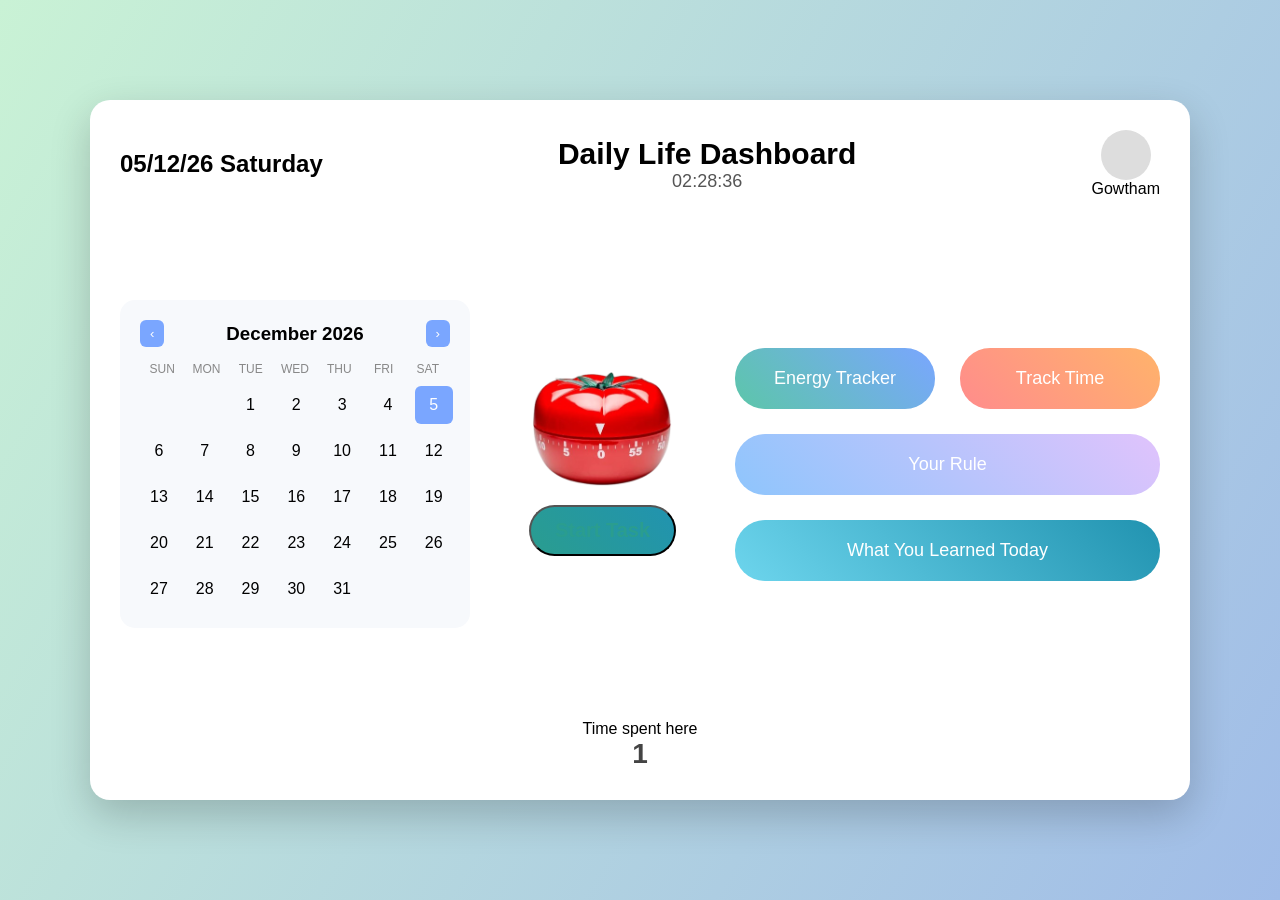
<file: index.html>
<!DOCTYPE html>
<html lang="en">

<head>
<meta charset="UTF-8">
<meta name="viewport" content="width=device-width, initial-scale=1.0">
<title>Daily Life Dashboard</title>
<link rel="stylesheet" href="style.css">
</head>

<body>

<div class="container">

<header>

<div class="left">
<h2 id="todayDate"></h2>
</div>

<div class="center">
<h1>Daily Life Dashboard</h1>
<p id="clock"></p>
</div>

<div class="right">
<div class="profile"></div>
<p>Gowtham</p>
</div>

</header>

<main>

<section class="calendarSection">

<div class="calendarHeader">
<button id="prevMonth">‹</button>
<h3 id="monthYear"></h3>
<button id="nextMonth">›</button>
</div>

<div class="weekdays">
<div>SUN</div>
<div>MON</div>
<div>TUE</div>
<div>WED</div>
<div>THU</div>
<div>FRI</div>
<div>SAT</div>
</div>

<div id="calendarDays" class="calendarDays"></div>
</section>


<section class="pomodoroSection">
  <button class="pomodoro-btn">
    <img src="pomodoro.png" alt="Pomodoro Timer" />
  </button>
  
  <button class="start-label" id="startTaskBtn">Start Task</button>

  <!-- Side panel -->
  <div class="pomodoro-info">
    <h3>Pomodoro</h3>
    <p>The technique uses a timer to break down work into intervals.</p>
    <p>List tasks, focus for 25 minutes, breathe for 5… repeat until you win the day!</p>
    <ul>
      <li>Start a 25-minute timer and focus solely on one task.</li>
      <li>Take a 5-minute break when the alarm rings to recharge.</li>
      <li>Repeat the cycle until your work is complete.</li>
    </ul>
  </div>
</section>

<section class="actions">

<button class="action energy" id = "energy">Energy Tracker</button>
<button class="action screen" id = "TrackTime">Track Time</button>
<button class="action rule" id = "rule">Your Rule</button>
<button class="action learn" id = "done">What You Learned Today</button>

</section>

</main>

<footer>

<p>Time spent here</p>
<h2 id="sessionTimer">00:00:00 </h2>

</footer>

</div>

<script src="script.js"></script>


</body>
</html>
</file>
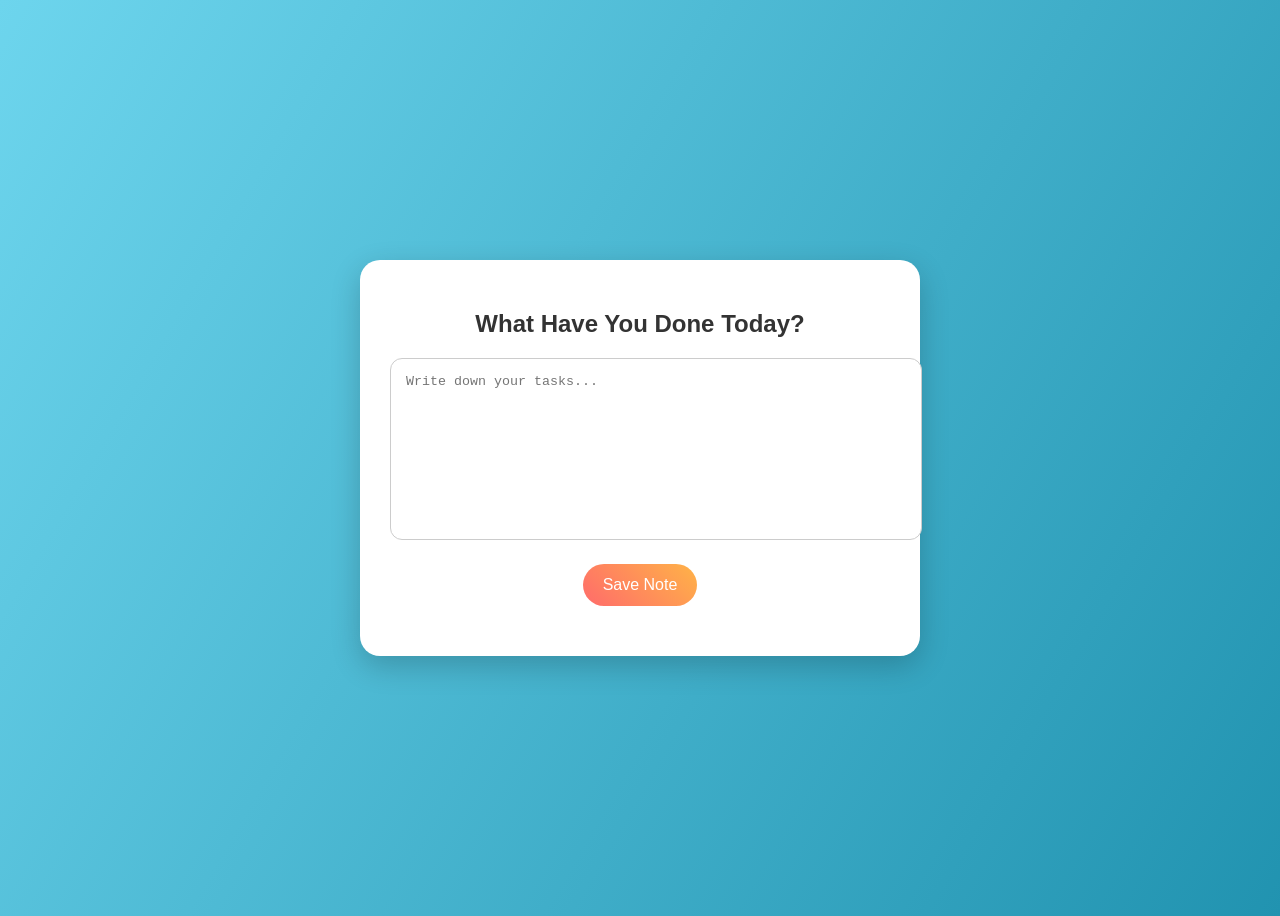
<file: done.html>
<!DOCTYPE html>
<html lang="en">
<head>
  <meta charset="UTF-8">
  <title>What Have You Done Today</title>
  <style>
    body {
      font-family: Segoe UI, sans-serif;
      background: linear-gradient(120deg, #6dd5ed, #2193b0);
      display: flex;
      justify-content: center;
      align-items: center;
      height: 100vh;
    }
    .done-container {
      background: white;
      padding: 30px;
      border-radius: 20px;
      box-shadow: 0 10px 30px rgba(0,0,0,0.2);
      width: 500px;
      text-align: center;
    }
    h2 {
      margin-bottom: 20px;
      color: #333;
    }
    textarea {
      width: 100%;
      height: 150px;
      padding: 15px;
      border-radius: 12px;
      border: 1px solid #ccc;
      resize: none;
      outline: none;
    }
    button {
      margin-top: 20px;
      padding: 12px 20px;
      border: none;
      border-radius: 30px;
      background: linear-gradient(45deg, #ff6b6b, #ffb347);
      color: white;
      font-size: 16px;
      cursor: pointer;
    }
    .notes {
      margin-top: 20px;
      text-align: left;
    }
    .notes strong {
      display: block;
      margin-top: 10px;
      color: #444;
    }
  </style>
</head>
<body>
  <div class="done-container">
    <h2>What Have You Done Today?</h2>
    <textarea id="noteInput" placeholder="Write down your tasks..."></textarea>
    <button id="saveNote">Save Note</button>
    <div class="notes" id="notes"></div>
  </div>

  <script>
    const todayKey = new Date().toLocaleDateString("en-GB"); // dd/mm/yyyy

    document.getElementById("saveNote").addEventListener("click", function(){
      const note = document.getElementById("noteInput").value;
      if(note.trim() === "") return;
      localStorage.setItem
</file>
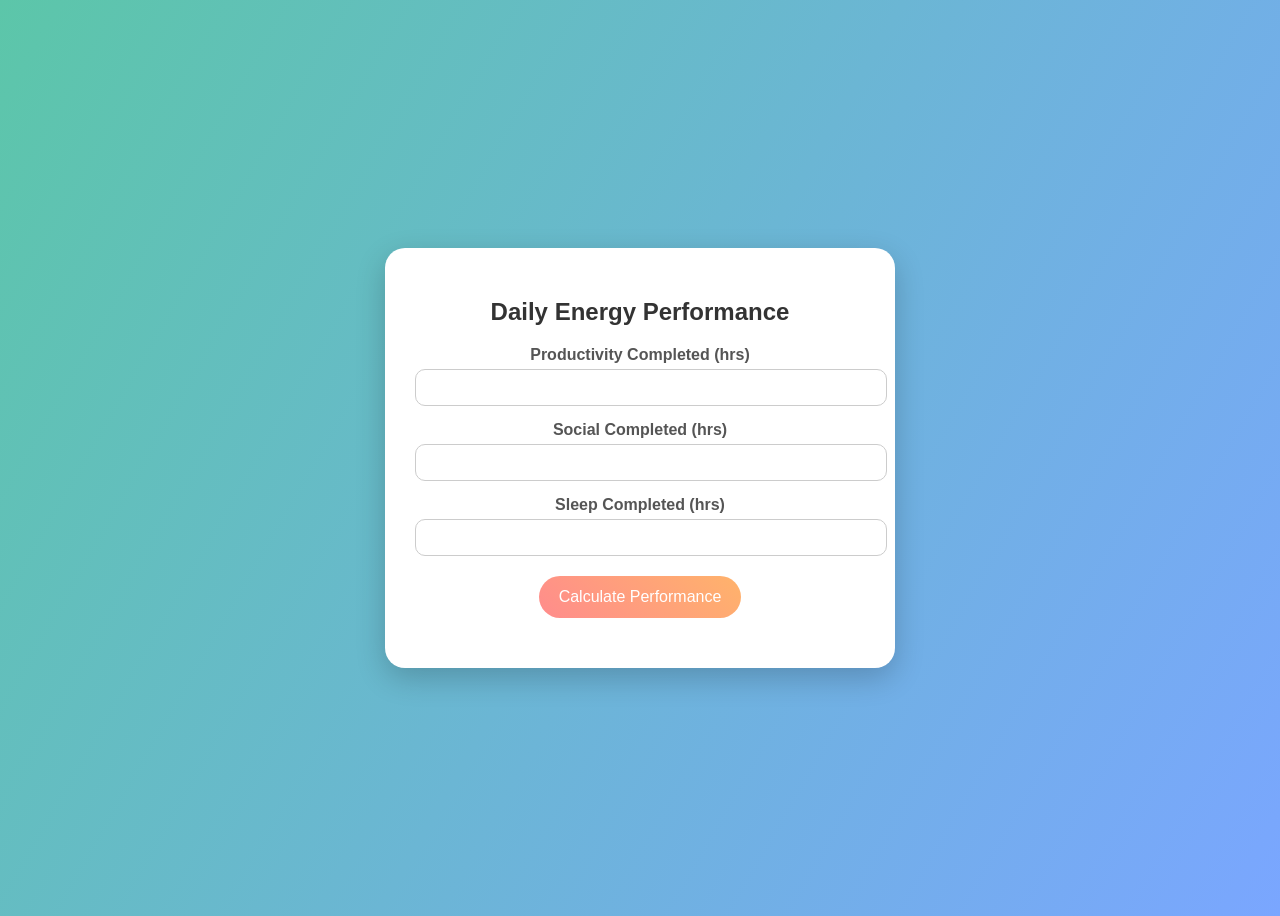
<file: Energy.html>
<!DOCTYPE html>
<html lang="en">
<head>
  <meta charset="UTF-8">
  <title>Energy</title>
  <style>
    body {
      font-family: Segoe UI, sans-serif;
      background: linear-gradient(120deg, #5cc6a9, #7aa6ff);
      display: flex;
      justify-content: center;
      align-items: center;
      height: 100vh;
    }
    .energy-container {
      background: white;
      padding: 30px;
      border-radius: 20px;
      box-shadow: 0 10px 30px rgba(0,0,0,0.2);
      width: 450px;
      text-align: center;
    }
    h2 {
      margin-bottom: 20px;
      color: #333;
    }
    label {
      display: block;
      margin: 15px 0 5px;
      font-weight: bold;
      color: #555;
    }
    input {
      width: 100%;
      padding: 10px;
      border-radius: 10px;
      border: 1px solid #ccc;
      outline: none;
    }
    button {
      margin-top: 20px;
      padding: 12px 20px;
      border: none;
      border-radius: 30px;
      background: linear-gradient(45deg, #ff8c8c, #ffb36b);
      color: white;
      font-size: 16px;
      cursor: pointer;
    }
    .result {
      margin-top: 20px;
      font-size: 18px;
      font-weight: bold;
      color: #2a9d8f;
    }
  </style>
</head>
<body>
  <div class="energy-container">
    <h2>Daily Energy Performance</h2>
    <form id="energyForm">
      <label>Productivity Completed (hrs)</label>
      <input type="number" id="prodDone" min="0" max="24">

      <label>Social Completed (hrs)</label>
      <input type="number" id="socialDone" min="0" max="24">

      <label>Sleep Completed (hrs)</label>
      <input type="number" id="sleepDone" min="0" max="24">

      <button type="submit">Calculate Performance</button>
    </form>
    <div class="result" id="result"></div>
  </div>

  <script>
    document.getElementById("energyForm").addEventListener("submit", function(e){
      e.preventDefault();
      const rule = JSON.parse(localStorage.getItem("dailyRule"));
      if(!rule){
        alert("Please set your rule first!");
        return;
      }
      const prodDone = document.getElementById("prodDone").value;
      const socialDone = document.getElementById("socialDone").value;
      const sleepDone = document.getElementById("sleepDone").value;

      let totalRule = (+rule.productivity) + (+rule.social) + (+rule.sleep);
      let totalDone = (+prodDone) + (+socialDone) + (+sleepDone);

      let percentage = ((totalDone / totalRule) * 100).toFixed(2);

      document.getElementById("result").innerText = `You completed ${percentage}% of your daily goals!`;
    });
  </script>
</body>
</html>
</file>
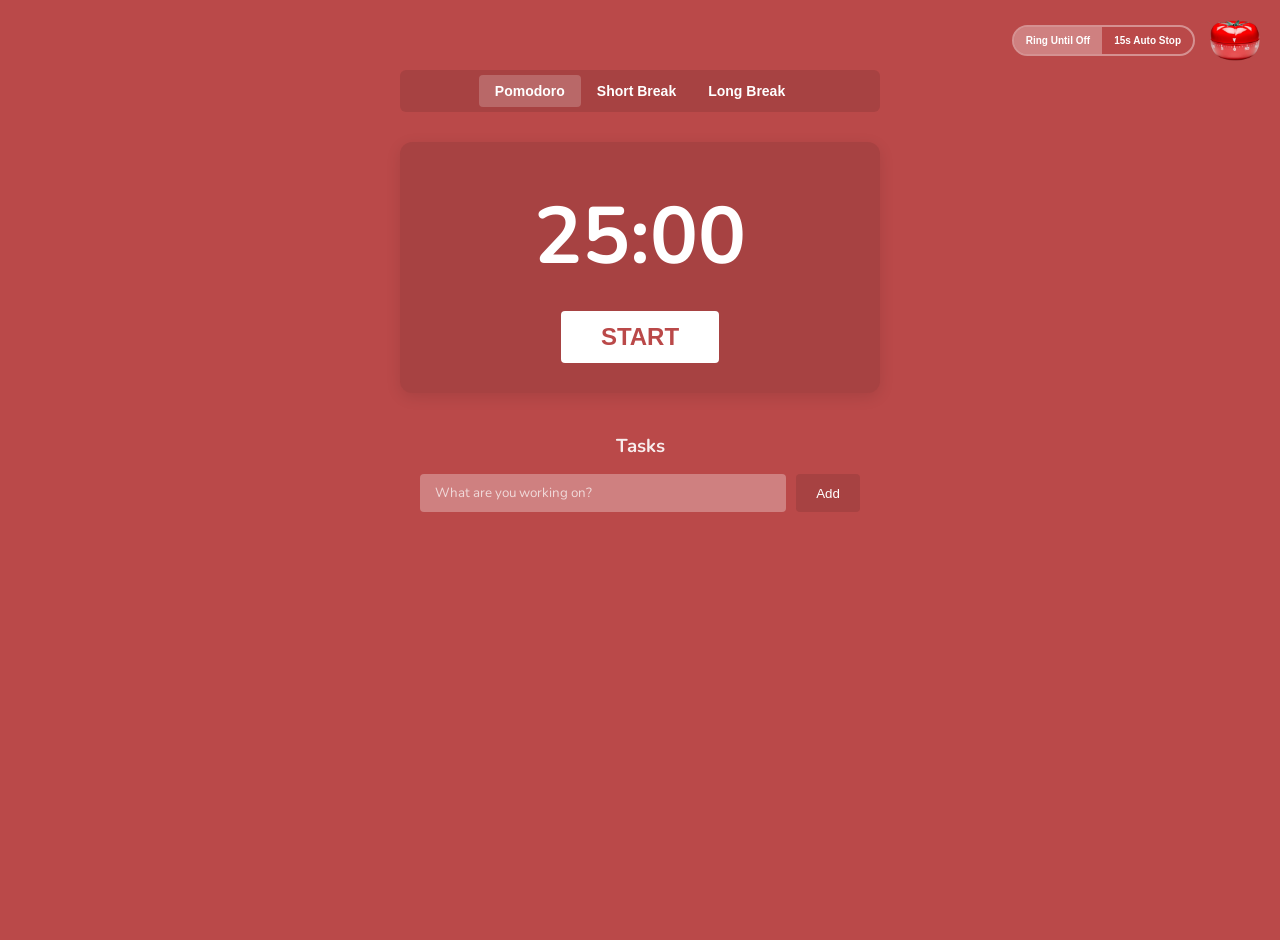
<file: pomodoro.html>
<!DOCTYPE html>
<html lang="en">
<head>
  <meta charset="UTF-8" />
  <meta name="viewport" content="width=device-width, initial-scale=1" />
  <title>Pomodoro Timer</title>
  <link href="https://fonts.googleapis.com/css2?family=Nunito:wght@400;600;700&display=swap" rel="stylesheet">
  <style>
    :root {
      /* Default Theme (Pomodoro Red) */
      --bg-color: #ba4949;
      --text-color: #ffffff;
      --btn-bg: rgba(0, 0, 0, 0.1);
      --btn-active: rgba(0, 0, 0, 0.15);
      --btn-text: white;
      --card-bg: rgba(255, 255, 255, 0.2);
      --input-bg: rgba(255, 255, 255, 0.3);
    }

    body {
      font-family: 'Nunito', sans-serif;
      background-color: var(--bg-color);
      color: var(--text-color);
      margin: 0;
      padding: 20px;
      display: flex;
      flex-direction: column;
      align-items: center;
      min-height: 100vh;
      transition: background-color 0.5s ease;
    }

    .container {
      width: 100%;
      max-width: 480px;
      margin-top: 50px;
    }

    /* --- Top Right Settings Bar --- */
    .top-bar {
      position: fixed;
      top: 20px;
      right: 20px;
      display: flex;
      align-items: center;
      gap: 15px;
      z-index: 100;
    }

    /* Pomodoro Image & Animation */
    .pomodoro-img {
      width: 50px;  /* Default size */
      height: auto;
      cursor: pointer;
      transition: transform 0.3s ease;
    }

    /* Class added by JS when alarm rings */
    .alarm-active {
      animation: shakeAndGrow 0.5s infinite;
    }

    @keyframes shakeAndGrow {
      0% { transform: scale(1.5) rotate(0deg); }
      25% { transform: scale(1.6) rotate(5deg); }
      50% { transform: scale(1.5) rotate(0deg); }
      75% { transform: scale(1.6) rotate(-5deg); }
      100% { transform: scale(1.5) rotate(0deg); }
    }

    /* Split Toggle Button */
    .toggle-btn-group {
      display: flex;
      border-radius: 20px;
      overflow: hidden;
      border: 2px solid rgba(255,255,255,0.4);
    }

    .toggle-half {
      background: transparent;
      color: white;
      border: none;
      padding: 8px 12px;
      font-size: 10px;
      font-weight: 700;
      cursor: pointer;
      transition: background 0.2s;
      white-space: nowrap;
    }

    .toggle-half.active {
      background: rgba(255, 255, 255, 0.3);
    }

    .toggle-half:hover:not(.active) {
      background: rgba(255, 255, 255, 0.1);
    }


    /* --- Tabs Navigation --- */
    .tabs {
      display: flex;
      justify-content: center;
      background-color: var(--btn-bg);
      border-radius: 6px;
      padding: 5px;
      margin-bottom: 30px;
    }

    .tab-btn {
      background: transparent;
      border: none;
      color: var(--btn-text);
      padding: 8px 16px;
      border-radius: 4px;
      cursor: pointer;
      font-size: 14px;
      font-weight: 600;
      transition: background 0.2s;
    }

    .tab-btn.active {
      background-color: var(--card-bg);
    }

    .tab-btn:hover:not(.active) {
      background-color: rgba(255, 255, 255, 0.1);
    }

    /* --- Timer Display --- */
    .timer-card {
      background-color: var(--btn-bg);
      border-radius: 12px;
      padding: 30px;
      text-align: center;
      box-shadow: 0 4px 15px rgba(0,0,0,0.1);
    }

    #timer {
      font-size: 80px;
      font-weight: 700;
      margin: 10px 0;
      cursor: pointer;
    }

    .main-btn {
      background-color: var(--text-color);
      color: var(--bg-color);
      border: none;
      padding: 12px 40px;
      font-size: 24px;
      font-weight: 700;
      border-radius: 4px;
      cursor: pointer;
      text-transform: uppercase;
      transition: transform 0.1s;
      margin-top: 10px;
    }

    .main-btn:active {
      transform: translateY(2px);
    }

    /* --- Task Section --- */
    .tasks-section {
      margin-top: 40px;
      text-align: center;
    }

    .tasks-section h3 {
      margin-bottom: 15px;
      opacity: 0.9;
    }

    .task-input-group {
      display: flex;
      gap: 10px;
      justify-content: center;
      margin-bottom: 20px;
    }

    #taskInput {
      background: var(--input-bg);
      border: none;
      border-radius: 4px;
      padding: 10px 15px;
      color: white;
      font-family: inherit;
      width: 70%;
    }

    #taskInput::placeholder {
      color: rgba(255, 255, 255, 0.7);
    }

    .add-btn {
      background: var(--btn-bg);
      color: white;
      border: none;
      padding: 10px 20px;
      border-radius: 4px;
      cursor: pointer;
    }

    #taskList {
      list-style: none;
      padding: 0;
      text-align: left;
    }

    #taskList li {
      background: rgba(255, 255, 255, 0.1);
      padding: 10px 15px;
      margin-bottom: 5px;
      border-radius: 4px;
      display: flex;
      justify-content: space-between;
      align-items: center;
      font-size: 14px;
    }
    
    .delete-task {
        background: none;
        border: none;
        color: white;
        opacity: 0.6;
        cursor: pointer;
        font-weight: bold;
    }
    
    .delete-task:hover {
        opacity: 1;
    }

    /* Mobile adjustments for top bar */
    @media (max-width: 600px) {
      .top-bar {
        top: 10px;
        right: 10px;
        flex-direction: column-reverse; /* Image on top, buttons below */
        align-items: flex-end;
      }
      .toggle-half {
        padding: 6px 8px;
        font-size: 9px;
      }
      .pomodoro-img {
        width: 40px;
      }
    }
  </style>
</head>
<body>

  <!-- Top Right Settings & Image -->
  <div class="top-bar">
    <div class="toggle-btn-group">
      <button class="toggle-half active" id="btnInfinite">Ring Until Off</button>
      <button class="toggle-half" id="btnTimed">15s Auto Stop</button>
    </div>
    <img src="pomodoro.png" alt="Pomodoro" class="pomodoro-img" id="pomodoroImg">
  </div>

  <div class="container">
    <!-- Mode Tabs -->
    <div class="tabs">
      <button class="tab-btn active" data-mode="pomodoro">Pomodoro</button>
      <button class="tab-btn" data-mode="shortBreak">Short Break</button>
      <button class="tab-btn" data-mode="longBreak">Long Break</button>
    </div>

    <!-- Timer Display -->
    <div class="timer-card">
      <div id="timer">25:00</div>
      <button class="main-btn" id="controlBtn">START</button>
    </div>

    <!-- Task List -->
    <div class="tasks-section">
      <h3>Tasks</h3>
      <div class="task-input-group">
        <input type="text" id="taskInput" placeholder="What are you working on?" />
        <button class="add-btn" id="addTaskBtn">Add</button>
      </div>
      <ul id="taskList"></ul>
    </div>
  </div>

  <script>
    // --- Configuration ---
    const modes = {
      pomodoro: { time: 25 * 60, color: '#ba4949' },
      shortBreak: { time: 5 * 60, color: '#38858a' },
      longBreak: { time: 15 * 60, color: '#397097' }
    };

    let currentMode = 'pomodoro';
    let timeRemaining = modes[currentMode].time;
    let timerInterval = null;
    let isRunning = false;

    // --- NEW: Alarm State ---
    // 'infinite' = ring until user stops, 'timed' = stop after 15s
    let alarmMode = 'infinite'; 
    let audioCtx = null;
    let alarmInterval = null;
    let autoStopTimeout = null;

    // --- DOM Elements ---
    const timerDisplay = document.getElementById('timer');
    const controlBtn = document.getElementById('controlBtn');
    const tabBtns = document.querySelectorAll('.tab-btn');
    const taskInput = document.getElementById('taskInput');
    const addTaskBtn = document.getElementById('addTaskBtn');
    const taskList = document.getElementById('taskList');
    
    // New DOM Elements
    const pomodoroImg = document.getElementById('pomodoroImg');
    const btnInfinite = document.getElementById('btnInfinite');
    const btnTimed = document.getElementById('btnTimed');

    // --- Helper Functions ---
    function formatTime(seconds) {
      const m = Math.floor(seconds / 60);
      const s = seconds % 60;
      return `${m.toString().padStart(2, '0')}:${s.toString().padStart(2, '0')}`;
    }

    function updateDisplay() {
      timerDisplay.textContent = formatTime(timeRemaining);
      document.title = `(${formatTime(timeRemaining)}) Pomodoro`;
    }

    // --- NEW: Alarm Functions ---
    function playAlarm() {
      // Initialize AudioContext
      if (!audioCtx) {
        audioCtx = new (window.AudioContext || window.webkitAudioContext)();
      }

      // Add visual animation class
      pomodoroImg.classList.add('alarm-active');

      const beep = () => {
        if (!audioCtx) return; // Safety check
        const osc = audioCtx.createOscillator();
        const gainNode = audioCtx.createGain();
        
        osc.connect(gainNode);
        gainNode.connect(audioCtx.destination);
        
        osc.frequency.value = 800;
        osc.type = 'sine';
        gainNode.gain.setValueAtTime(0.5, audioCtx.currentTime);
        
        osc.start();
        osc.stop(audioCtx.currentTime + 0.5);
      };

      // Play immediately and repeat
      beep();
      alarmInterval = setInterval(beep, 1000);

      // Handle Auto-Stop Logic
      if (alarmMode === 'timed') {
        autoStopTimeout = setTimeout(() => {
          stopAlarm();
          // Reset button text if it was on STOP ALARM
          if (controlBtn.textContent === 'STOP ALARM') {
             switchMode(currentMode);
          }
        }, 15000); // 15 seconds
      }
    }

    function stopAlarm() {
      // Stop sound
      if (alarmInterval) {
        clearInterval(alarmInterval);
        alarmInterval = null;
      }
      // Stop auto-stop timer if exists
      if (autoStopTimeout) {
        clearTimeout(autoStopTimeout);
        autoStopTimeout = null;
      }
      
      // Remove visual animation
      pomodoroImg.classList.remove('alarm-active');
    }

    // --- Theme Switching ---
    function switchMode(mode) {
      clearInterval(timerInterval);
      timerInterval = null;
      isRunning = false;
      
      stopAlarm(); // Stop any ringing
      
      controlBtn.textContent = 'START';

      currentMode = mode;
      timeRemaining = modes[mode].time;
      
      document.body.style.backgroundColor = modes[mode].color;
      
      tabBtns.forEach(btn => {
        btn.classList.toggle('active', btn.dataset.mode === mode);
      });

      updateDisplay();
    }

    // --- Timer Logic ---
    function startTimer() {
      if (isRunning) {
        // Pause
        clearInterval(timerInterval);
        controlBtn.textContent = 'START';
        isRunning = false;
      } else {
        // Start
        timerInterval = setInterval(() => {
          if (timeRemaining > 0) {
            timeRemaining--;
            updateDisplay();
          } else {
            clearInterval(timerInterval);
            isRunning = false;
            
            // Trigger Alarm
            playAlarm();
            controlBtn.textContent = 'STOP ALARM';
          }
        }, 1000);
        controlBtn.textContent = 'PAUSE';
        isRunning = true;
      }
    }

    // --- Event Listeners ---
    
    // Tab Switching
    tabBtns.forEach(btn => {
      btn.addEventListener('click', () => {
        switchMode(btn.dataset.mode);
      });
    });

    // Main Control Button
    controlBtn.addEventListener('click', () => {
      if (controlBtn.textContent === 'STOP ALARM') {
        stopAlarm();
        switchMode(currentMode); // Reset timer
        return;
      }
      startTimer();
    });

    // Task Management
    addTaskBtn.addEventListener('click', () => {
      const text = taskInput.value.trim();
      if (text) {
        const li = document.createElement('li');
        li.innerHTML = `<span>${text}</span> <button class="delete-task">×</button>`;
        
        li.querySelector('.delete-task').addEventListener('click', () => {
          li.remove();
        });

        taskList.appendChild(li);
        taskInput.value = '';
      }
    });

    taskInput.addEventListener('keypress', (e) => {
      if (e.key === 'Enter') addTaskBtn.click();
    });

    // NEW: Toggle Switch Listeners
    btnInfinite.addEventListener('click', () => {
      alarmMode = 'infinite';
      btnInfinite.classList.add('active');
      btnTimed.classList.remove('active');
    });

    btnTimed.addEventListener('click', () => {
      alarmMode = 'timed';
      btnTimed.classList.add('active');
      btnInfinite.classList.remove('active');
    });

    // Initialize
    updateDisplay();
  </script>
</body>
</html>
</file>
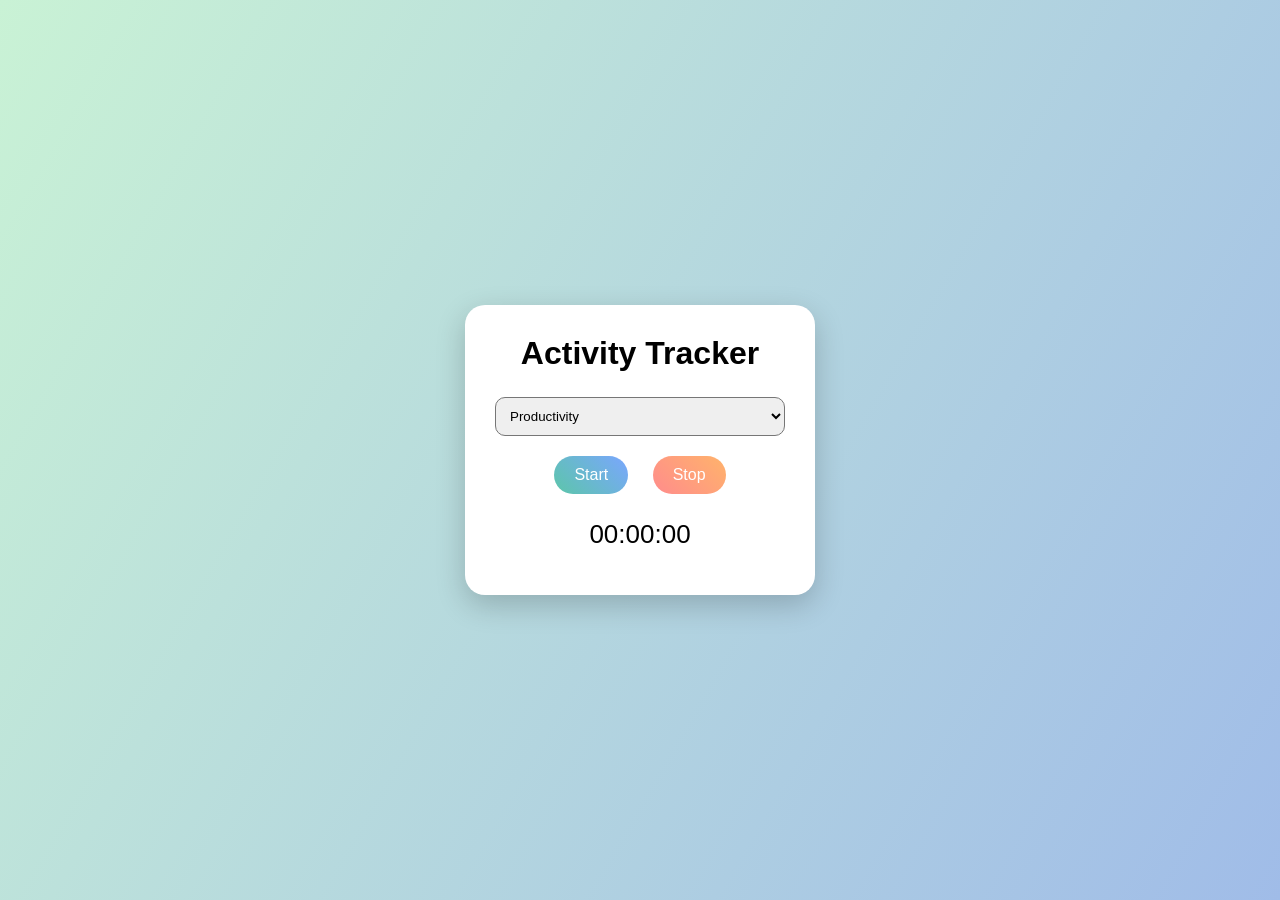
<file: Track.html>
<!DOCTYPE html>
<html lang="en">
<head>
<meta charset="UTF-8">
<meta name="viewport" content="width=device-width, initial-scale=1.0">
<title>Activity Tracker</title>

<style>
*{
margin:0;
padding:0;
box-sizing:border-box;
font-family:Segoe UI, sans-serif;
}

body{
background:linear-gradient(120deg,#c9f2d5,#a0bce8);
height:100vh;
display:flex;
justify-content:center;
align-items:center;
}

.container{
background:white;
padding:30px;
border-radius:20px;
width:350px;
box-shadow:0 10px 30px rgba(0,0,0,0.2);
text-align:center;
}

h1{
margin-bottom:15px;
}

select{
width:100%;
padding:10px;
border-radius:10px;
margin:10px 0;
}

.buttons button{
padding:10px 20px;
margin:10px;
border:none;
border-radius:20px;
cursor:pointer;
color:white;
font-size:16px;
}

.start{
background:linear-gradient(45deg,#5cc6a9,#7aa6ff);
}

.stop{
background:linear-gradient(45deg,#ff8c8c,#ffb36b);
}

#liveTimer{
font-size:26px;
margin:15px 0;
}

.log{
margin-top:15px;
text-align:left;
max-height:200px;
overflow-y:auto;
font-size:14px;
}

.entry{
margin-bottom:10px;
padding:8px;
background:#f5f7fb;
border-radius:10px;
}
</style>
</head>

<body>

<div class="container">

    <h1>Activity Tracker</h1>

    <select id="taskType">
        <option>Productivity</option>
        <option>Social & Personal</option>
        <option>Sleep</option>
        <option>Entertainment</option>
    </select>

    <div class="buttons">
        <button class="start" onclick="startTask()">Start</button>
        <button class="stop" onclick="stopTask()">Stop</button>
    </div>

    <div id="liveTimer">00:00:00</div>

    <div class="log" id="log"></div>

</div>

<script>

let startTime = null;
let timerInterval;
let currentTask = "";

function startTask(){

    if(startTime !== null){
        alert("Task already running!");
        return;
    }

    currentTask = document.getElementById("taskType").value;
    startTime = new Date();

    timerInterval = setInterval(updateTimer,1000);
}

function stopTask(){

    if(startTime === null){
        alert("No active task!");
        return;
    }

    let endTime = new Date();
    clearInterval(timerInterval);

    let duration = Math.floor((endTime - startTime)/1000);

    logTask(currentTask,startTime,endTime,duration);

    startTime = null;
    document.getElementById("liveTimer").innerText = "00:00:00";
}

function updateTimer(){

    let now = new Date();
    let diff = Math.floor((now - startTime)/1000);

    let hrs = String(Math.floor(diff/3600)).padStart(2,"0");
    let mins = String(Math.floor((diff%3600)/60)).padStart(2,"0");
    let secs = String(diff%60).padStart(2,"0");

    document.getElementById("liveTimer").innerText = `${hrs}:${mins}:${secs}`;
}

function logTask(task,start,end,duration){

    let hrs = Math.floor(duration/3600);
    let mins = Math.floor((duration%3600)/60);

    let entry = document.createElement("div");
    entry.classList.add("entry");

    entry.innerHTML = `
        <strong>${task}</strong><br>
        ${start.toLocaleTimeString()} - ${end.toLocaleTimeString()}<br>
        ${hrs}h ${mins}m
    `;

    document.getElementById("log").appendChild(entry);
}

</script>

</body>
</html>
</file>
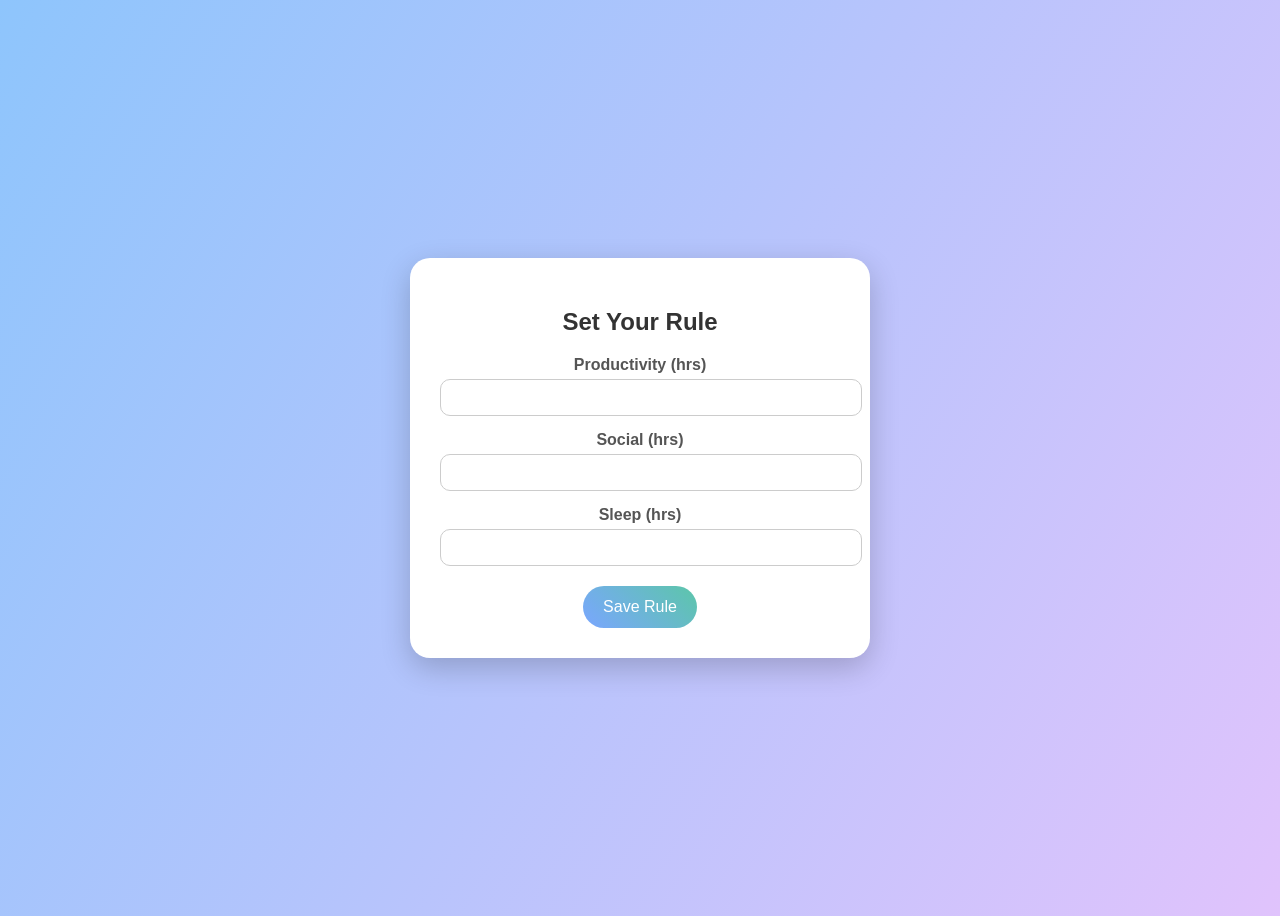
<file: Your-rule.html>
<!DOCTYPE html>
<html lang="en">
<head>
  <meta charset="UTF-8">
  <title>Your Rule</title>
  <style>
    body {
      font-family: Segoe UI, sans-serif;
      background: linear-gradient(120deg, #8ec5fc, #e0c3fc);
      display: flex;
      justify-content: center;
      align-items: center;
      height: 100vh;
    }
    .rule-container {
      background: white;
      padding: 30px;
      border-radius: 20px;
      box-shadow: 0 10px 30px rgba(0,0,0,0.2);
      width: 400px;
      text-align: center;
    }
    h2 {
      margin-bottom: 20px;
      color: #333;
    }
    label {
      display: block;
      margin: 15px 0 5px;
      font-weight: bold;
      color: #555;
    }
    input {
      width: 100%;
      padding: 10px;
      border-radius: 10px;
      border: 1px solid #ccc;
      outline: none;
      transition: 0.2s;
    }
    input:focus {
      border-color: #7aa6ff;
      box-shadow: 0 0 8px rgba(122,166,255,0.5);
    }
    button {
      margin-top: 20px;
      padding: 12px 20px;
      border: none;
      border-radius: 30px;
      background: linear-gradient(45deg, #7aa6ff, #5cc6a9);
      color: white;
      font-size: 16px;
      cursor: pointer;
      transition: 0.2s;
    }
    button:hover {
      transform: scale(1.05);
    }
  </style>
</head>
<body>
  <div class="rule-container">
    <h2>Set Your Rule</h2>
    <form id="ruleForm">
      <label>Productivity (hrs)</label>
      <input type="number" id="productivity" min="0" max="24">

      <label>Social (hrs)</label>
      <input type="number" id="social" min="0" max="24">

      <label>Sleep (hrs)</label>
      <input type="number" id="sleep" min="0" max="24">

      <button type="submit">Save Rule</button>
    </form>
  </div>

  <script>
    document.getElementById("ruleForm").addEventListener("submit", function(e){
      e.preventDefault();
      const rule = {
        productivity: document.getElementById("productivity").value,
        social: document.getElementById("social").value,
        sleep: document.getElementById("sleep").value
      };
      localStorage.setItem("dailyRule", JSON.stringify(rule));
      alert("Rule saved successfully!");
    });
  </script>
</body>
</html>
</file>
<file: style.css>
*{
margin:0;
padding:0;
box-sizing:border-box;
font-family:Segoe UI, sans-serif;
}

body{
height:100vh;
background:linear-gradient(120deg,#c9f2d5,#a0bce8);
display:flex;
justify-content:center;
align-items:center;
}

.container{
width:1100px;
height:700px;
background:white;
border-radius:20px;
box-shadow:0 15px 40px rgba(0,0,0,0.2);
padding:30px;
display:flex;
flex-direction:column;
justify-content:space-between;
}

header{
display:flex;
justify-content:space-between;
align-items:center;
}

.center{
text-align:center;
}

.center h1{
font-size:30px;
}

#clock{
font-size:18px;
color:#555;
}

.profile{
width:50px;
height:50px;
background:#ddd;
border-radius:50%;
margin:auto;
}

main{
display:flex;
justify-content:space-between;
align-items:center;
margin-top:20px;
flex:1;
}

.calendarSection{
width:350px;
background:#f7f9fc;
padding:20px;
border-radius:15px;
}

.calendarHeader{
display:flex;
justify-content:space-between;
align-items:center;
margin-bottom:15px;
}

.calendarHeader button{
border:none;
background:#7aa6ff;
color:white;
padding:6px 10px;
border-radius:6px;
cursor:pointer;
}

.weekdays{
display:grid;
grid-template-columns:repeat(7,1fr);
font-size:12px;
color:#888;
margin-bottom:10px;
text-align:center;
}

.calendarDays{
display:grid;
grid-template-columns:repeat(7,1fr);
gap:8px;
}

.calendarDays div{
padding:10px;
text-align:center;
border-radius:6px;
cursor:pointer;
}

.calendarDays div:hover{
background:#dbe7ff;
}

.today{
background:#7aa6ff;
color:white;
}

.actions {
  display: grid;
  grid-template-columns: repeat(2, 200px); /* two equal columns */
  gap: 25px;
}

.action {
  padding: 20px;
  border: none;
  border-radius: 30px;
  font-size: 18px;
  cursor: pointer;
  color: white;
  transition: 0.2s;
}

.action:hover {
  transform: scale(1.05);
}

.energy {
  background: linear-gradient(45deg, #5cc6a9, #7aa6ff);
  grid-column: 1; /* top left */
}

.screen {
  background: linear-gradient(45deg, #ff8c8c, #ffb36b);
  grid-column: 2; /* top right */
}

.rule {
  background: linear-gradient(45deg, #8ec5fc, #e0c3fc);
  grid-column: span 2; /* full width row */
}

.learn {
  background: linear-gradient(45deg, #6dd5ed, #2193b0);
  grid-column: span 2; /* full width row */
}

footer{
text-align:center;
margin-top:10px;
}

#sessionTimer{
font-size:28px;
color:#444;
}

.pomodoroSection {
  display: flex;
  flex-direction: column;
  align-items: center;
  margin: 30px 0;
  position: relative; /* important for absolute positioning */
}
.pomodoro-btn {
  background: none;
  border: none;
  cursor: pointer;
  transition: transform 0.3s ease, filter 0.3s ease;
}

.pomodoro-btn img {
  width: 140px; /* bigger tomato */
  height: auto;
}

/* Hover effect for tomato */
.pomodoro-btn:hover {*{
margin:0;
padding:0;
box-sizing:border-box;
font-family:Segoe UI, sans-serif;
}

body{
height:100vh;
background:linear-gradient(120deg,#c9f2d5,#a0bce8);
display:flex;
justify-content:center;
align-items:center;
}

.container{
width:1100px;
height:700px;
background:white;
border-radius:20px;
box-shadow:0 15px 40px rgba(0,0,0,0.2);
padding:30px;
display:flex;
flex-direction:column;
justify-content:space-between;
}

header{
display:flex;
justify-content:space-between;
align-items:center;
}

.center{
text-align:center;
}

.center h1{
font-size:30px;
}

#clock{
font-size:18px;
color:#555;
}

.profile{
width:50px;
height:50px;
background:#ddd;
border-radius:50%;
margin:auto;
}

main{
display:flex;
justify-content:space-between;
align-items:center;
margin-top:20px;
flex:1;
}

.calendarSection{
width:350px;
background:#f7f9fc;
padding:20px;
border-radius:15px;
}

.calendarHeader{
display:flex;
justify-content:space-between;
align-items:center;
margin-bottom:15px;
}

.calendarHeader button{
border:none;
background:#7aa6ff;
color:white;
padding:6px 10px;
border-radius:6px;
cursor:pointer;
}

.weekdays{
display:grid;
grid-template-columns:repeat(7,1fr);
font-size:12px;
color:#888;
margin-bottom:10px;
text-align:center;
}

.calendarDays{
display:grid;
grid-template-columns:repeat(7,1fr);
gap:8px;
}

.calendarDays div{
padding:10px;
text-align:center;
border-radius:6px;
cursor:pointer;
}

.calendarDays div:hover{
background:#dbe7ff;
}

.today{
background:#7aa6ff;
color:white;
}

.actions {
  display: grid;
  grid-template-columns: repeat(2, 200px); /* two equal columns */
  gap: 25px;
}

.action {
  padding: 20px;
  border: none;
  border-radius: 30px;
  font-size: 18px;
  cursor: pointer;
  color: white;
  transition: 0.2s;
}

.action:hover {
  transform: scale(1.05);
}

.energy {
  background: linear-gradient(45deg, #5cc6a9, #7aa6ff);
  grid-column: 1; /* top left */
}

.screen {
  background: linear-gradient(45deg, #ff8c8c, #ffb36b);
  grid-column: 2; /* top right */
}

.rule {
  background: linear-gradient(45deg, #8ec5fc, #e0c3fc);
  grid-column: span 2; /* full width row */
}

.learn {
  background: linear-gradient(45deg, #6dd5ed, #2193b0);
  grid-column: span 2; /* full width row */
}

footer{
text-align:center;
margin-top:10px;
}

#sessionTimer{
font-size:28px;
color:#444;
}

.pomodoroSection {
  display: flex;
  flex-direction: column;
  align-items: center;
  margin: 30px 0;
  position: relative; /* important for absolute positioning */
}
.pomodoro-btn {
  background: none;
  border: none;
  cursor: pointer;
  transition: transform 0.3s ease, filter 0.3s ease;
}

.pomodoro-btn img {
  width: 140px; /* bigger tomato */
  height: auto;
}

/* Hover effect for tomato */
.pomodoro-btn:hover {
  transform: scale(1.15) rotate(-3deg);
  filter: drop-shadow(0 0 20px rgba(230,57,70,0.6));
}

/* Start Task label styling */
.start-label {
  margin-top: 15px;
  font-size: 20px;
  font-weight: bold;
  color: #2a9d8f;
  background: linear-gradient(45deg, #2a9d8f, #2193b0);
  padding: 12px 24px;
  border-radius: 30px;
  transition: background 0.3s ease, transform 0.2s ease;
}

/* Hover effect when cursor is on tomato OR label */
.pomodoro-btn:hover + .start-label,
.start-label:hover {
  background: linear-gradient(45deg, #ff6b6b, #ffb347);
  color: white;
  transform: scale(1.05);
  box-shadow: 0 0 12px rgba(255,179,71,0.6);
}

/* Side panel styling */
.pomodoro-info {
  display: none; /* hidden by default */
  position: absolute;
  top: 50px; /* start aligned with tomato top */
  left: 30%; /* center relative to tomato */
  transform: translateX(-10%) translateY(0); /* hidden behind tomato */
  width: 260px;
  padding: 18px;
  background: rgba(128, 128, 128, 0.85); /* transparent grey */
  color: #ffe6f1; /* pastel pink text */
  border-radius: 12px;
  box-shadow: 0 0 25px rgba(0,0,0,0.25);
  border: none; /* no visible border */
  backdrop-filter: blur(6px); /* soft fade edges */
  transition: opacity 0.4s ease, transform 0.4s ease;
  opacity: 0;
  z-index: 5; /* sits just behind tomato initially */
}
/* Show side panel when hovering on tomato */
.pomodoro-btn:hover ~ .pomodoro-info {
  display: block;
  opacity: 1;
  transform: translateX(40%) translateY(-110%); /* slides upward from behind */
}

/* Blur the rest of the page when panel is visible */
.pomodoro-btn:hover ~ .pomodoro-info ~ * {
  filter: blur(4px);
  pointer-events: none;
}

  transform: scale(1.15) rotate(-3deg);
  filter: drop-shadow(0 0 20px rgba(230,57,70,0.6));
}

/* Start Task label styling */
.start-label {
  margin-top: 15px;
  font-size: 20px;
  font-weight: bold;
  color: #2a9d8f;
  background: linear-gradient(45deg, #2a9d8f, #2193b0);
  padding: 12px 24px;
  border-radius: 30px;
  transition: background 0.3s ease, transform 0.2s ease;
}

/* Hover effect when cursor is on tomato OR label */
.pomodoro-btn:hover + .start-label,
.start-label:hover {
  background: linear-gradient(45deg, #ff6b6b, #ffb347);
  color: white;
  transform: scale(1.05);
  box-shadow: 0 0 12px rgba(255,179,71,0.6);
}

/* Side panel styling */
.pomodoro-info {
  display: none; /* hidden by default */
  position: absolute;
  top: 50px; /* start aligned with tomato top */
  left: 30%; /* center relative to tomato */
  transform: translateX(-10%) translateY(0); /* hidden behind tomato */
  width: 260px;
  padding: 18px;
  background: rgba(128, 128, 128, 0.85); /* transparent grey */
  color: #ffe6f1; /* pastel pink text */
  border-radius: 12px;
  box-shadow: 0 0 25px rgba(0,0,0,0.25);
  border: none; /* no visible border */
  backdrop-filter: blur(6px); /* soft fade edges */
  transition: opacity 0.4s ease, transform 0.4s ease;
  opacity: 0;
  z-index: 5; /* sits just behind tomato initially */
}
/* Show side panel when hovering on tomato */
.pomodoro-btn:hover ~ .pomodoro-info {
  display: block;
  opacity: 1;
  transform: translateX(40%) translateY(-110%); /* slides upward from behind */
}

/* Blur the rest of the page when panel is visible */
.pomodoro-btn:hover ~ .pomodoro-info ~ * {
  filter: blur(4px);
  pointer-events: none;
}
</file>
